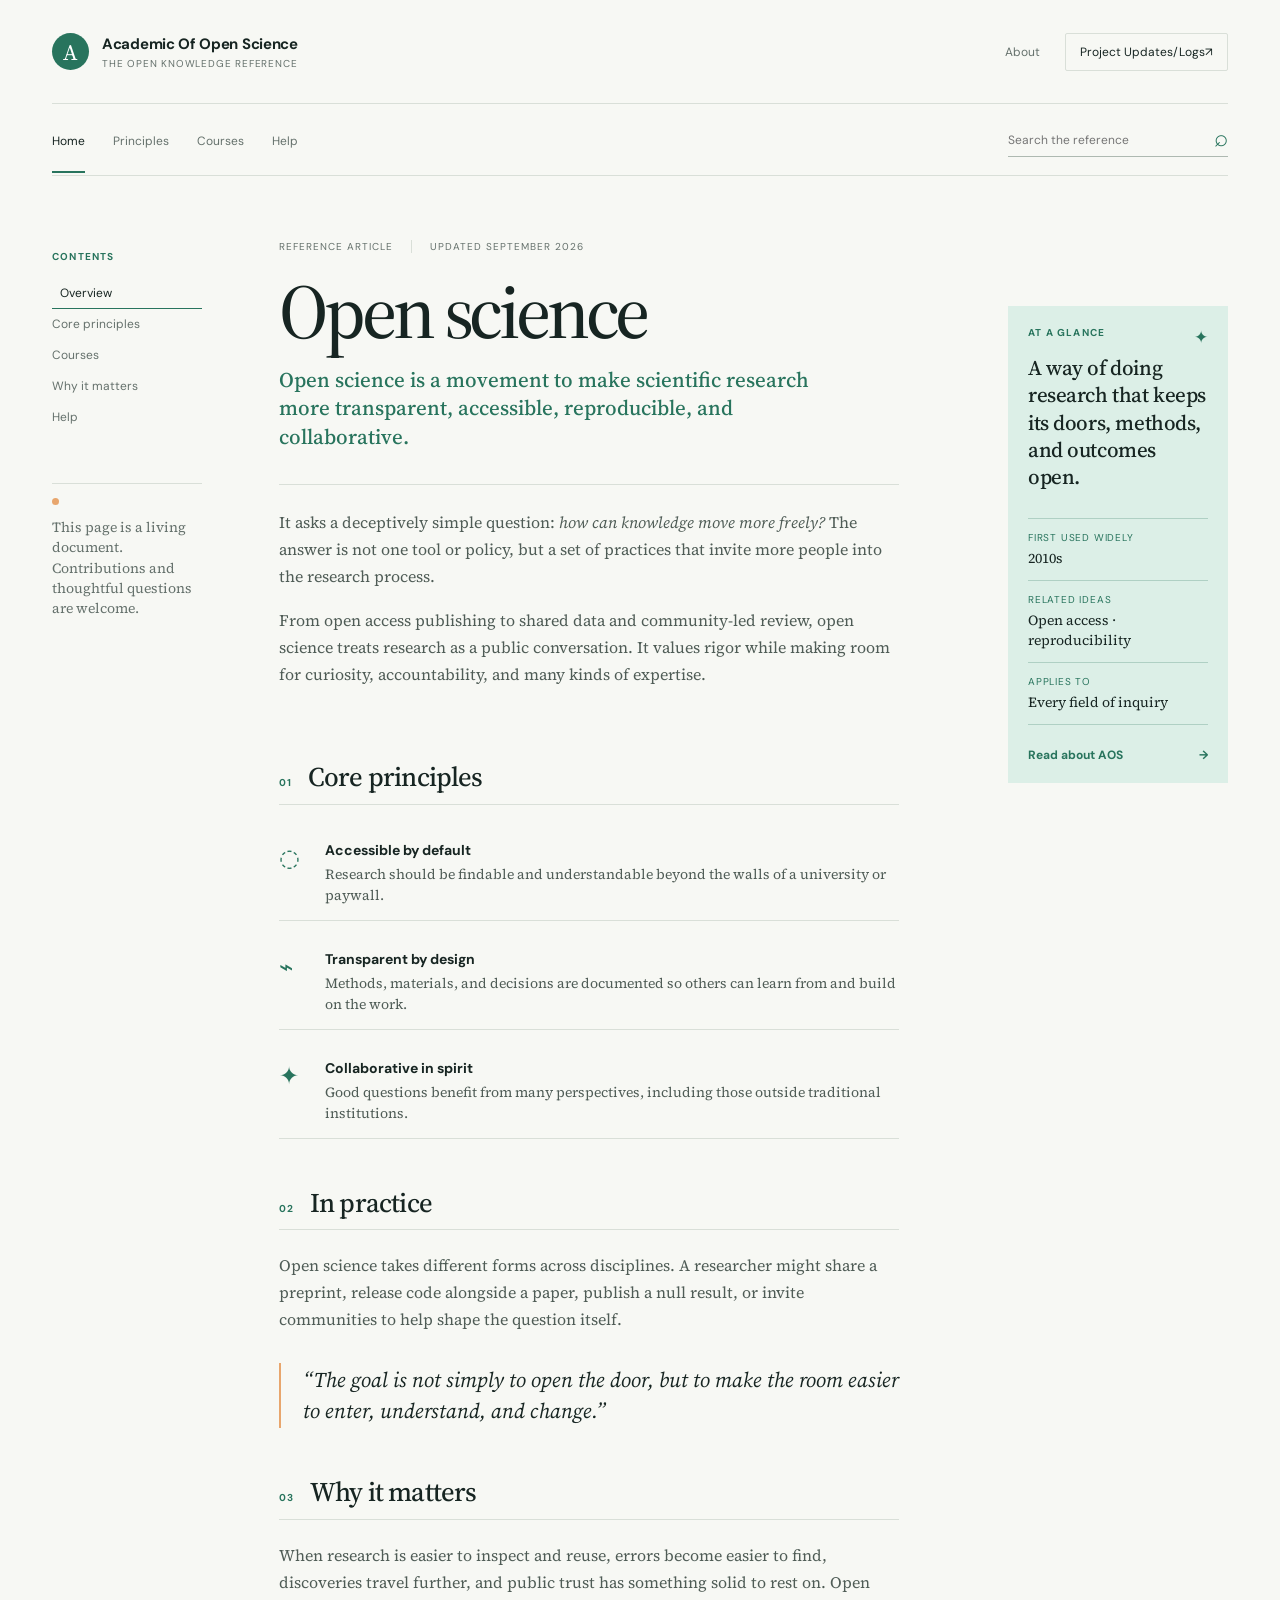
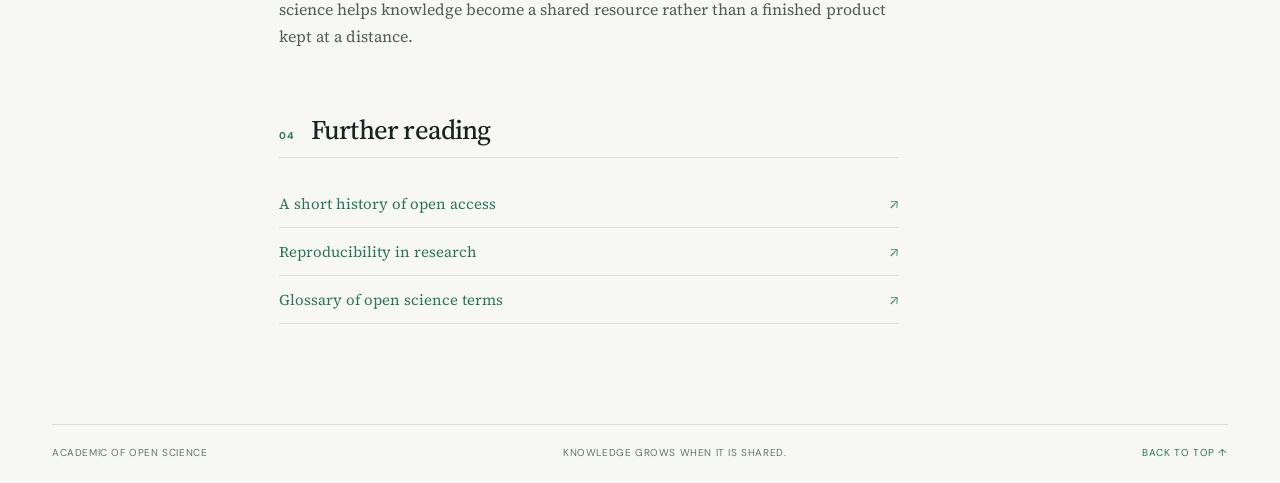
<file: index.html>
<!DOCTYPE html>
<html lang="en">
<head>
    <meta charset="UTF-8">
    <meta name="viewport" content="width=device-width, initial-scale=1.0">
    <meta name="description" content="A living reference for open science, shared knowledge, and better research practice.">
    <link rel="preconnect" href="https://fonts.googleapis.com">
    <link rel="preconnect" href="https://fonts.gstatic.com" crossorigin>
    <link href="https://fonts.googleapis.com/css2?family=DM+Sans:wght@400;500;600;700&family=Source+Serif+4:opsz,wght@8..60,400;8..60,500;8..60,600&display=swap" rel="stylesheet">
    <link rel="stylesheet" href="style.css">
    <title>Academic Of Open Science</title>
</head>
<body>
  <div class="site-shell">
    <header class="site-header">
      <a class="brand" href="index.html" aria-label="Academic Of Open Science home">
        <span class="brand-mark" aria-hidden="true">A</span>
        <span>
          <strong>Academic Of Open Science</strong>
          <small>The open knowledge reference</small>
        </span>
      </a>
      <div class="header-actions">
        <a href="#about">About</a>
        <a class="quiet-button" href="info.html">Project Updates/Logs<span aria-hidden="true">↗</span></a>
      </div>
    </header>

    <div class="search-row">
      <nav aria-label="Primary navigation">
        <a class="active" href="index.html">Home</a>
        <a href="#principles">Principles</a>
        <a href="#practice">Courses</a>
        <a href="#reading">Help</a>
      </nav>
      <form class="search" role="search">
        <label class="sr-only" for="search-input">Search the reference</label>
        <input id="search-input" type="search" placeholder="Search the reference" />
        <button type="submit" aria-label="Search">⌕</button>
      </form>
    </div>

    <main class="page-grid">
      <aside class="sidebar" aria-label="Article contents">
        <p class="eyebrow">Contents</p>
        <a class="current" href="#overview">Overview</a>
        <a href="#principles">Core principles</a>
        <a href="#practice">Courses</a>
        <a href="#why-it-matters">Why it matters</a>
        <a href="#reading">Help</a>
        <div class="sidebar-note">
          <span class="note-dot"></span>
          <p>This page is a living document. Contributions and thoughtful questions are welcome.</p>
        </div>
      </aside>

      <article class="article" id="overview">
        <div class="article-meta">
          <span>Reference article</span>
          <span>Updated September 2026</span>
        </div>
        <h1>Open science</h1>
        <p class="lede">Open science is a movement to make scientific research more transparent, accessible, reproducible, and collaborative.</p>

        <div class="article-intro">
          <p>It asks a deceptively simple question: <em>how can knowledge move more freely?</em> The answer is not one tool or policy, but a set of practices that invite more people into the research process.</p>
          <p>From open access publishing to shared data and community-led review, open science treats research as a public conversation. It values rigor while making room for curiosity, accountability, and many kinds of expertise.</p>
        </div>

        <section id="principles">
          <div class="section-heading">
            <span class="section-number">01</span>
            <h2>Core principles</h2>
          </div>
          <div class="principle-list">
            <div class="principle"><span class="principle-icon">◌</span><div><h3>Accessible by default</h3><p>Research should be findable and understandable beyond the walls of a university or paywall.</p></div></div>
            <div class="principle"><span class="principle-icon">⌁</span><div><h3>Transparent by design</h3><p>Methods, materials, and decisions are documented so others can learn from and build on the work.</p></div></div>
            <div class="principle"><span class="principle-icon">✦</span><div><h3>Collaborative in spirit</h3><p>Good questions benefit from many perspectives, including those outside traditional institutions.</p></div></div>
          </div>
        </section>

        <section id="practice">
          <div class="section-heading">
            <span class="section-number">02</span>
            <h2>In practice</h2>
          </div>
          <p>Open science takes different forms across disciplines. A researcher might share a preprint, release code alongside a paper, publish a null result, or invite communities to help shape the question itself.</p>
          <blockquote>“The goal is not simply to open the door, but to make the room easier to enter, understand, and change.”</blockquote>
        </section>

        <section id="why-it-matters">
          <div class="section-heading">
            <span class="section-number">03</span>
            <h2>Why it matters</h2>
          </div>
          <p>When research is easier to inspect and reuse, errors become easier to find, discoveries travel further, and public trust has something solid to rest on. Open science helps knowledge become a shared resource rather than a finished product kept at a distance.</p>
        </section>

        <section class="reading-section" id="reading">
          <div class="section-heading">
            <span class="section-number">04</span>
            <h2>Further reading</h2>
          </div>
          <div class="reading-links"><a href="#principles">A short history of open access <span>↗</span></a><a href="#practice">Reproducibility in research <span>↗</span></a><a href="#about">Glossary of open science terms <span>↗</span></a></div>
        </section>
      </article>

      <aside class="fact-panel" id="about">
        <div class="fact-panel-top"><span class="eyebrow">At a glance</span><span class="spark" aria-hidden="true">✦</span></div>
        <p class="fact-definition">A way of doing research that keeps its doors, methods, and outcomes open.</p>
        <dl><div><dt>First used widely</dt><dd>2010s</dd></div><div><dt>Related ideas</dt><dd>Open access · reproducibility</dd></div><div><dt>Applies to</dt><dd>Every field of inquiry</dd></div></dl>
        <a class="panel-link" href="info.html">Read about AOS <span>→</span></a>
      </aside>
    </main>

    <footer class="site-footer"><span>Academic Of Open Science</span><span>Knowledge grows when it is shared.</span><a href="#overview">Back to top ↑</a></footer>
  </div>
</body>
</html>
</file>
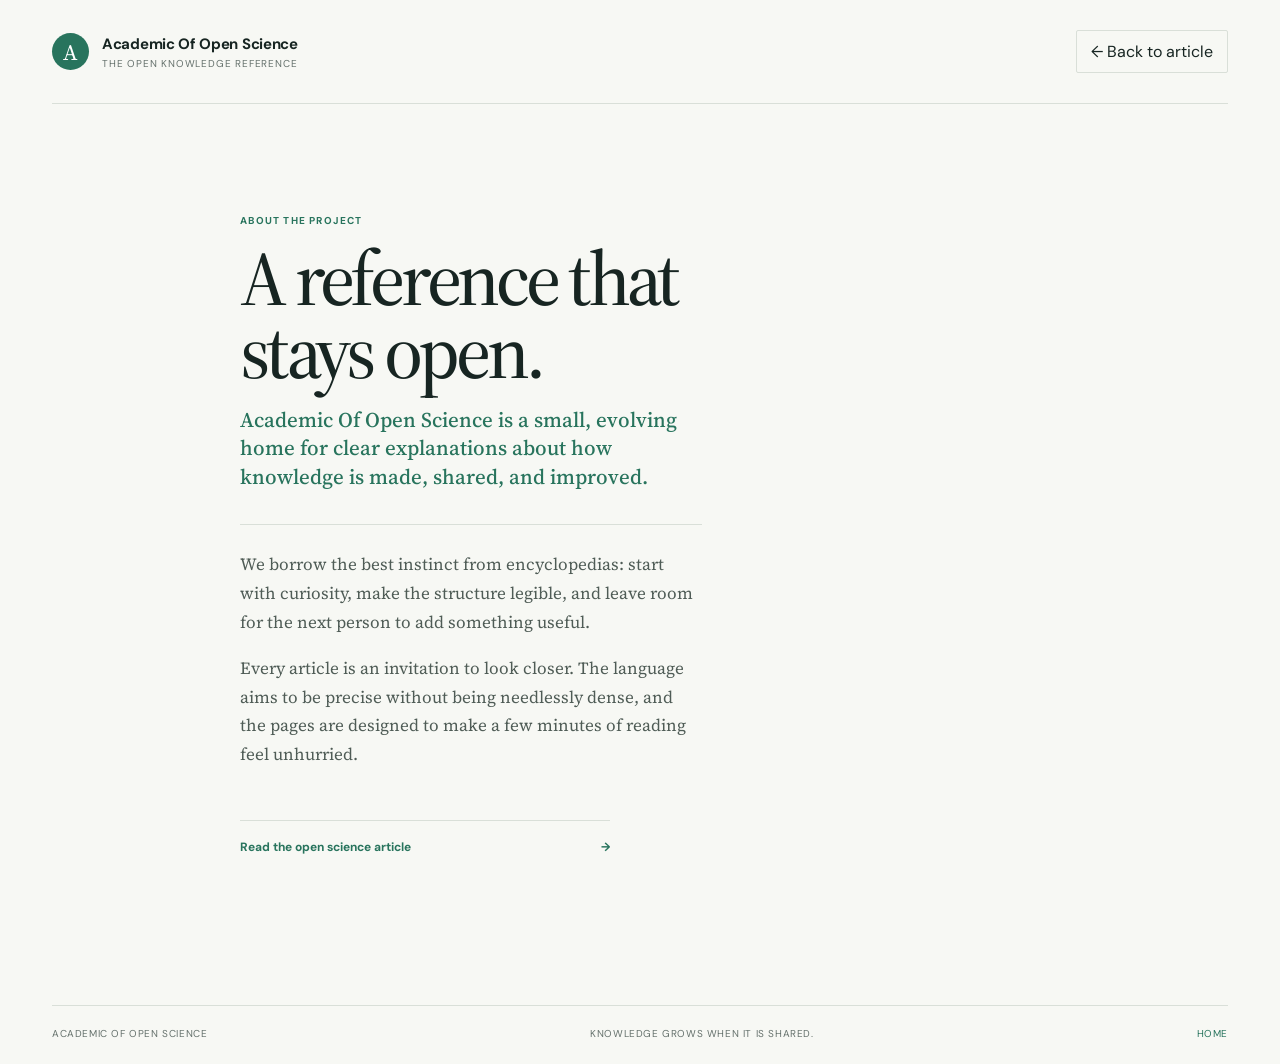
<file: info.html>
<!DOCTYPE html>
<html lang="en">
<head>
		<meta charset="UTF-8">
		<meta name="viewport" content="width=device-width, initial-scale=1.0">
		<link rel="stylesheet" href="style.css">
		<title>About | Academic Of Open Science</title>
</head>
<body>
	<div class="site-shell">
		<header class="site-header">
			<a class="brand" href="index.html" aria-label="Academic Of Open Science home">
				<span class="brand-mark" aria-hidden="true">A</span>
				<span><strong>Academic Of Open Science</strong><small>The open knowledge reference</small></span>
			</a>
			<a class="quiet-button" href="index.html">← Back to article</a>
		</header>
		<main class="info-page">
			<p class="eyebrow">About the project</p>
			<h1>A reference that stays open.</h1>
			<p class="lede">Academic Of Open Science is a small, evolving home for clear explanations about how knowledge is made, shared, and improved.</p>
			<div class="info-copy">
				<p>We borrow the best instinct from encyclopedias: start with curiosity, make the structure legible, and leave room for the next person to add something useful.</p>
				<p>Every article is an invitation to look closer. The language aims to be precise without being needlessly dense, and the pages are designed to make a few minutes of reading feel unhurried.</p>
			</div>
			<a class="panel-link" href="index.html">Read the open science article <span>→</span></a>
		</main>
		<footer class="site-footer"><span>Academic Of Open Science</span><span>Knowledge grows when it is shared.</span><a href="index.html">Home</a></footer>
	</div>
</body>
</html>
</file>
<file: style.css>
@import url('https://fonts.googleapis.com/css2?family=DM+Sans:wght@400;500;600;700&family=Source+Serif+4:opsz,wght@8..60,400;8..60,500;8..60,600&display=swap');

:root {
	--ink: #172522;
	--muted: #65716c;
	--line: #d9dfd8;
	--paper: #f7f8f4;
	--white: #ffffff;
	--mint: #dcefe7;
	--green: #28745d;
	--serif: 'Source Serif 4', Georgia, serif;
	--sans: 'DM Sans', Verdana, sans-serif;
}

* { box-sizing: border-box; }
html { scroll-behavior: smooth; }
body { margin: 0; color: var(--ink); background: var(--paper); font-family: var(--sans); }
a { color: inherit; text-decoration: none; }
.site-shell { max-width: 1260px; margin: 0 auto; padding: 0 42px; }
.site-header { min-height: 104px; display: flex; align-items: center; justify-content: space-between; border-bottom: 1px solid var(--line); }
.brand { display: flex; align-items: center; gap: 13px; }
.brand-mark { display: grid; width: 37px; height: 37px; place-items: center; color: var(--white); background: var(--green); border-radius: 50%; font-family: var(--serif); font-size: 22px; }
.brand strong, .brand small { display: block; }
.brand strong { font-size: 15px; letter-spacing: -.02em; }
.brand small { margin-top: 3px; color: var(--muted); font-size: 10px; letter-spacing: .08em; text-transform: uppercase; }
.header-actions { display: flex; align-items: center; gap: 25px; color: var(--muted); font-size: 12px; }
.header-actions a { transition: color .25s ease; }
.header-actions a:hover { color: var(--green); }
.quiet-button { padding: 10px 14px; border: 1px solid var(--line); border-radius: 2px; color: var(--ink); }
.search-row { display: flex; align-items: center; justify-content: space-between; padding: 20px 0 18px; border-bottom: 1px solid var(--line); }
nav { display: flex; gap: 28px; color: var(--muted); font-size: 12px; }
nav a { position: relative; padding: 5px 0; }
nav a::after { position: absolute; right: 0; bottom: -19px; left: 0; height: 2px; background: var(--green); content: ''; transform: scaleX(0); transition: transform .25s ease; }
nav a:hover, nav a.active { color: var(--ink); }
nav a.active::after { transform: scaleX(1); }
.search { display: flex; width: 220px; border-bottom: 1px solid #aeb9b1; }
.search input { width: 100%; padding: 6px 0; border: 0; outline: 0; background: transparent; font: 12px var(--sans); }
.search button { padding: 0 0 4px 10px; border: 0; background: transparent; color: var(--green); font-size: 24px; cursor: pointer; }
.page-grid { display: grid; grid-template-columns: 150px minmax(0, 1fr) 220px; gap: clamp(32px, 6vw, 82px); padding: 64px 0 100px; }
.sidebar { padding-top: 10px; color: var(--muted); font-size: 12px; }
.eyebrow { margin: 0 0 15px; color: var(--green); font-size: 10px; font-weight: 700; letter-spacing: .12em; text-transform: uppercase; }
.sidebar > a { display: block; padding: 7px 0; border-bottom: 1px solid transparent; transition: color .25s ease, padding .25s ease; }
.sidebar > a:hover, .sidebar > a.current { padding-left: 8px; color: var(--ink); border-color: var(--green); }
.sidebar-note { margin-top: 50px; padding-top: 14px; border-top: 1px solid var(--line); }
.note-dot { display: block; width: 7px; height: 7px; margin-bottom: 12px; border-radius: 50%; background: #e8a66d; }
.sidebar-note p { margin: 0; font-family: var(--serif); font-size: 14px; line-height: 1.45; }
.article { max-width: 620px; animation: rise .75s ease both; }
.article-meta { display: flex; gap: 18px; margin-bottom: 22px; color: var(--muted); font-size: 10px; letter-spacing: .1em; text-transform: uppercase; }
.article-meta span + span { padding-left: 18px; border-left: 1px solid var(--line); }
h1, h2, h3, p { margin-top: 0; }
h1 { margin-bottom: 18px; font: 500 clamp(48px, 6vw, 78px)/.95 var(--serif); letter-spacing: -.055em; }
.lede { max-width: 580px; margin-bottom: 33px; color: var(--green); font: 500 21px/1.35 var(--serif); }
.article-intro { padding: 24px 0 14px; border-top: 1px solid var(--line); }
.article p:not(.lede) { color: #4f5c56; font: 16px/1.7 var(--serif); }
.article-intro p { margin-bottom: 16px; }
section { padding: 43px 0 5px; scroll-margin-top: 25px; }
.section-heading { display: flex; align-items: baseline; gap: 16px; margin-bottom: 22px; border-bottom: 1px solid var(--line); }
.section-heading h2 { margin-bottom: 10px; font: 500 27px/1.2 var(--serif); letter-spacing: -.03em; }
.section-number { color: var(--green); font-size: 10px; font-weight: 700; letter-spacing: .1em; }
.principle-list { display: grid; gap: 15px; }
.principle { display: grid; grid-template-columns: 34px 1fr; gap: 12px; padding: 14px 0; border-bottom: 1px solid var(--line); }
.principle-icon { color: var(--green); font: 24px var(--serif); }
.principle h3 { margin-bottom: 5px; font-size: 14px; }
.principle p { margin-bottom: 0; }
.article .principle p { font-size: 14px; line-height: 1.5; }
blockquote { margin: 30px 0 0; padding: 2px 0 2px 22px; border-left: 2px solid #e8a66d; color: var(--ink); font: italic 21px/1.45 var(--serif); }
.reading-section { padding-bottom: 0; }
.reading-links { display: grid; gap: 0; }
.reading-links a { display: flex; justify-content: space-between; padding: 13px 0; border-bottom: 1px solid var(--line); color: var(--green); font: 15px var(--serif); transition: padding .25s ease, color .25s ease; }
.reading-links a:hover { padding-left: 8px; color: var(--ink); }
.fact-panel { align-self: start; margin-top: 66px; padding: 20px; background: var(--mint); animation: rise .75s .15s ease both; }
.fact-panel-top { display: flex; justify-content: space-between; }
.spark { color: var(--green); font-size: 17px; }
.fact-definition { margin: 0 0 28px; font: 500 21px/1.3 var(--serif); letter-spacing: -.02em; }
dl { margin: 0; border-top: 1px solid rgba(40,116,93,.25); }
dl div { padding: 12px 0; border-bottom: 1px solid rgba(40,116,93,.25); }
dt { margin-bottom: 4px; color: var(--green); font-size: 10px; text-transform: uppercase; letter-spacing: .08em; }
dd { margin: 0; font: 14px var(--serif); }
.panel-link { display: flex; justify-content: space-between; margin-top: 22px; color: var(--green); font-size: 12px; font-weight: 700; }
.site-footer { display: flex; justify-content: space-between; padding: 21px 0 24px; border-top: 1px solid var(--line); color: var(--muted); font-size: 10px; letter-spacing: .06em; text-transform: uppercase; }
.site-footer a { color: var(--green); }
.info-page { max-width: 650px; padding: 110px 0 150px 16%; animation: rise .75s ease both; }
.info-page h1 { max-width: 590px; }
.info-copy { padding: 25px 0 12px; border-top: 1px solid var(--line); }
.info-copy p { color: #4f5c56; font: 17px/1.7 var(--serif); }
.info-page .panel-link { max-width: 370px; padding-top: 18px; border-top: 1px solid var(--line); }
.sr-only { position: absolute; width: 1px; height: 1px; padding: 0; overflow: hidden; clip: rect(0, 0, 0, 0); white-space: nowrap; border: 0; }
@keyframes rise { from { opacity: 0; transform: translateY(12px); } to { opacity: 1; transform: translateY(0); } }
@media (max-width: 860px) { .site-shell { padding: 0 24px; } .page-grid { grid-template-columns: 120px minmax(0, 1fr); gap: 30px; } .fact-panel { grid-column: 2; grid-row: 2; margin-top: 0; } }
@media (max-width: 620px) { .site-header { min-height: 84px; } .header-actions a:first-child, nav a:nth-child(n+3) { display: none; } .quiet-button { padding: 8px; font-size: 10px; } .search-row { align-items: flex-start; gap: 15px; flex-direction: column-reverse; } nav { gap: 19px; } nav a::after { bottom: -16px; } .search { width: 100%; } .page-grid { display: block; padding-top: 42px; } .sidebar { display: none; } h1 { font-size: 58px; } .lede { font-size: 19px; } .fact-panel { margin-top: 58px; } .info-page { padding: 70px 0 100px; } .site-footer { flex-wrap: wrap; gap: 12px; } .site-footer span:nth-child(2) { order: 3; width: 100%; } }
</file>
